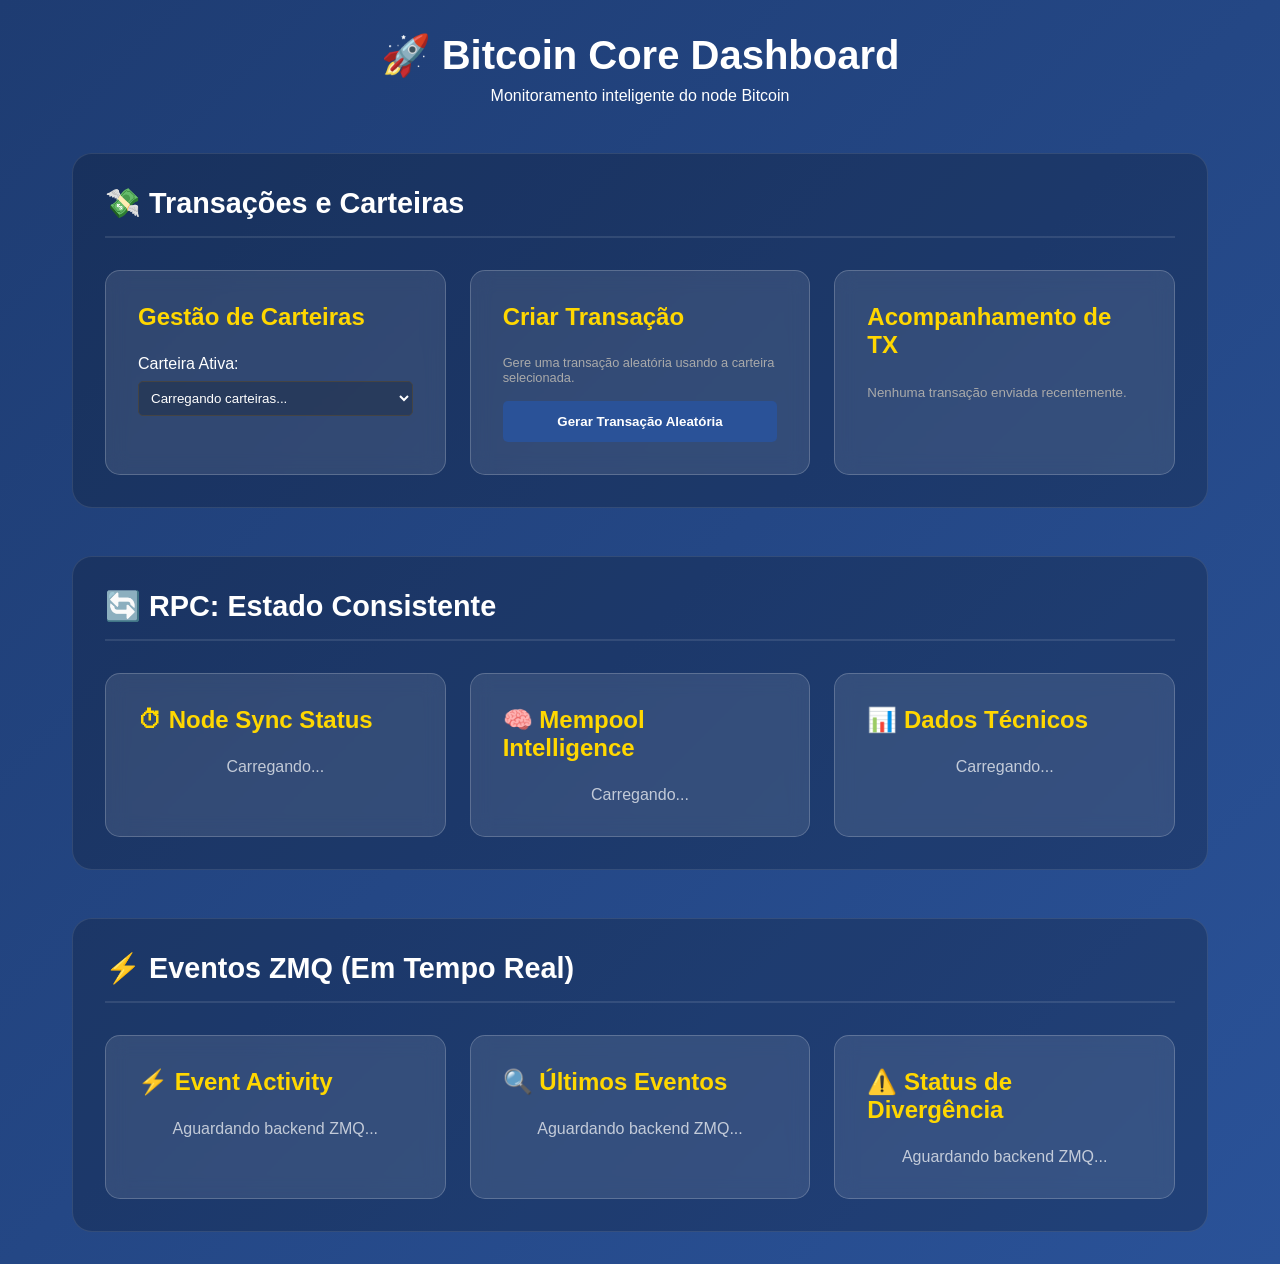
<file: atividade 3/public/index.html>
<!DOCTYPE html>
<html lang="pt-BR">
<head>
    <meta charset="UTF-8">
    <meta name="viewport" content="width=device-width, initial-scale=1.0">
    <title>Bitcoin Core Dashboard</title>
    <link rel="stylesheet" href="assets/css/style.css">
</head>
<body>
    <div class="container">
        <header>
            <h1>🚀 Bitcoin Core Dashboard</h1>
            <p>Monitoramento inteligente do node Bitcoin</p>
        </header>

        <main class="dashboard-layout">
            <section class="panel-group tx-group">
                <h2 class="group-title">💸 Transações e Carteiras</h2>
                <div class="dashboard tx-dashboard">
                    <div class="card" id="wallet-selector-panel">
                        <h2>Gestão de Carteiras</h2>
                        <div class="wallet-controls">
                            <label for="wallet-select">Carteira Ativa:</label>
                            <select id="wallet-select" style="width: 100%; padding: 0.5rem; margin-top: 0.5rem; border-radius: 5px; background: rgba(0,0,0,0.2); color: white; border: 1px solid #444;">
                                <option value="">Carregando carteiras...</option>
                            </select>
                            <div id="wallet-info" style="margin-top: 1rem; font-size: 0.9rem; color: #00ff88;">
                                <!-- Saldo e UTXOs aparecerão aqui -->
                            </div>
                        </div>
                    </div>

                    <div class="card" id="tx-creation-panel">
                        <h2>Criar Transação</h2>
                        <p style="font-size: 0.8rem; margin-bottom: 1rem; color: #aaa;">Gere uma transação aleatória usando a carteira selecionada.</p>
                        <button id="btn-generate-tx" style="width: 100%; padding: 0.8rem; border-radius: 5px; background: #2a5298; color: white; border: none; cursor: pointer; font-weight: bold;" disabled>Gerar Transação Aleatória</button>
                    </div>

                    <div class="card" id="tx-monitoring-panel">
                        <h2>Acompanhamento de TX</h2>
                        <div id="tx-status-list" style="max-height: 150px; overflow-y: auto;">
                            <small style="color: #aaa;">Nenhuma transação enviada recentemente.</small>
                        </div>
                    </div>
                </div>
            </section>

            <section class="panel-group rpc-group">
                <h2 class="group-title">🔄 RPC: Estado Consistente</h2>
                <div class="dashboard">
                    <div class="card" id="sync-status">
                        <h2>⏱ Node Sync Status</h2>
                        <div class="loading">Carregando...</div>
                    </div>

                    <div class="card" id="mempool-intelligence">
                        <h2>🧠 Mempool Intelligence</h2>
                        <div class="loading">Carregando...</div>
                    </div>

                    <div class="card" id="raw-data">
                        <h2>📊 Dados Técnicos</h2>
                        <div class="loading">Carregando...</div>
                    </div>
                </div>
            </section>

            <section class="panel-group zmq-group">
                <h2 class="group-title">⚡ Eventos ZMQ (Em Tempo Real)</h2>
                <div class="dashboard zmq-dashboard">
                    <div class="card" id="zmq-activity">
                        <h2>⚡ Event Activity</h2>
                        <div class="loading">Aguardando backend ZMQ...</div>
                    </div>

                    <div class="card" id="zmq-latest-events">
                        <h2>🔍 Últimos Eventos</h2>
                        <div class="loading">Aguardando backend ZMQ...</div>
                    </div>

                    <div class="card" id="zmq-divergence">
                        <h2>⚠️ Status de Divergência</h2>
                        <div class="loading">Aguardando backend ZMQ...</div>
                    </div>
                </div>
            </section>
        </main>
    </div>

    <script src="assets/js/app.js"></script>
</body>
</html>
</file>
<file: atividade 3/public/assets/css/style.css>
* {
    margin: 0;
    padding: 0;
    box-sizing: border-box;
}

body {
    font-family: 'Segoe UI', Tahoma, Geneva, Verdana, sans-serif;
    background: linear-gradient(135deg, #1e3c72, #2a5298);
    color: #fff;
    min-height: 100vh;
}

.container {
    max-width: 1200px;
    margin: 0 auto;
    padding: 2rem;
}

header {
    text-align: center;
    margin-bottom: 3rem;
}

header h1 {
    font-size: 2.5rem;
    margin-bottom: 0.5rem;
}

.dashboard-layout {
    display: flex;
    flex-direction: column;
    gap: 3rem;
}

.panel-group {
    background: rgba(0, 0, 0, 0.2);
    border-radius: 20px;
    padding: 2rem;
    border: 1px solid rgba(255, 255, 255, 0.1);
}

.group-title {
    font-size: 1.8rem;
    margin-bottom: 2rem;
    color: #fff;
    border-bottom: 2px solid rgba(255, 255, 255, 0.1);
    padding-bottom: 1rem;
}

.dashboard {
    display: grid;
    grid-template-columns: repeat(auto-fit, minmax(320px, 1fr));
    gap: 1.5rem;
}

.card {
    background: rgba(255, 255, 255, 0.1);
    backdrop-filter: blur(10px);
    border-radius: 15px;
    padding: 2rem;
    border: 1px solid rgba(255, 255, 255, 0.2);
    transition: transform 0.3s ease;
}

.card:hover {
    transform: translateY(-5px);
}

.card h2 {
    margin-bottom: 1.5rem;
    color: #ffd700;
}

.loading {
    text-align: center;
    opacity: 0.7;
}

.metric {
    display: flex;
    justify-content: space-between;
    margin-bottom: 1rem;
    padding: 0.5rem 0;
    border-bottom: 1px solid rgba(255, 255, 255, 0.1);
}

.metric-value {
    font-weight: bold;
    color: #00ff88;
}

.fee-distribution {
    display: flex;
    gap: 1rem;
    margin-top: 1rem;
}

.fee-bucket {
    flex: 1;
    text-align: center;
    padding: 1rem;
    background: rgba(255, 255, 255, 0.05);
    border-radius: 8px;
}

.lag-indicator {
    font-size: 2rem;
    text-align: center;
    margin: 1rem 0;
}

.lag-ok { color: #00ff88; }
.lag-warning { color: #ffaa00; }
.lag-danger { color: #ff4444; }

@media (max-width: 768px) {
    .dashboard {
        grid-template-columns: 1fr;
    }
}
</file>
